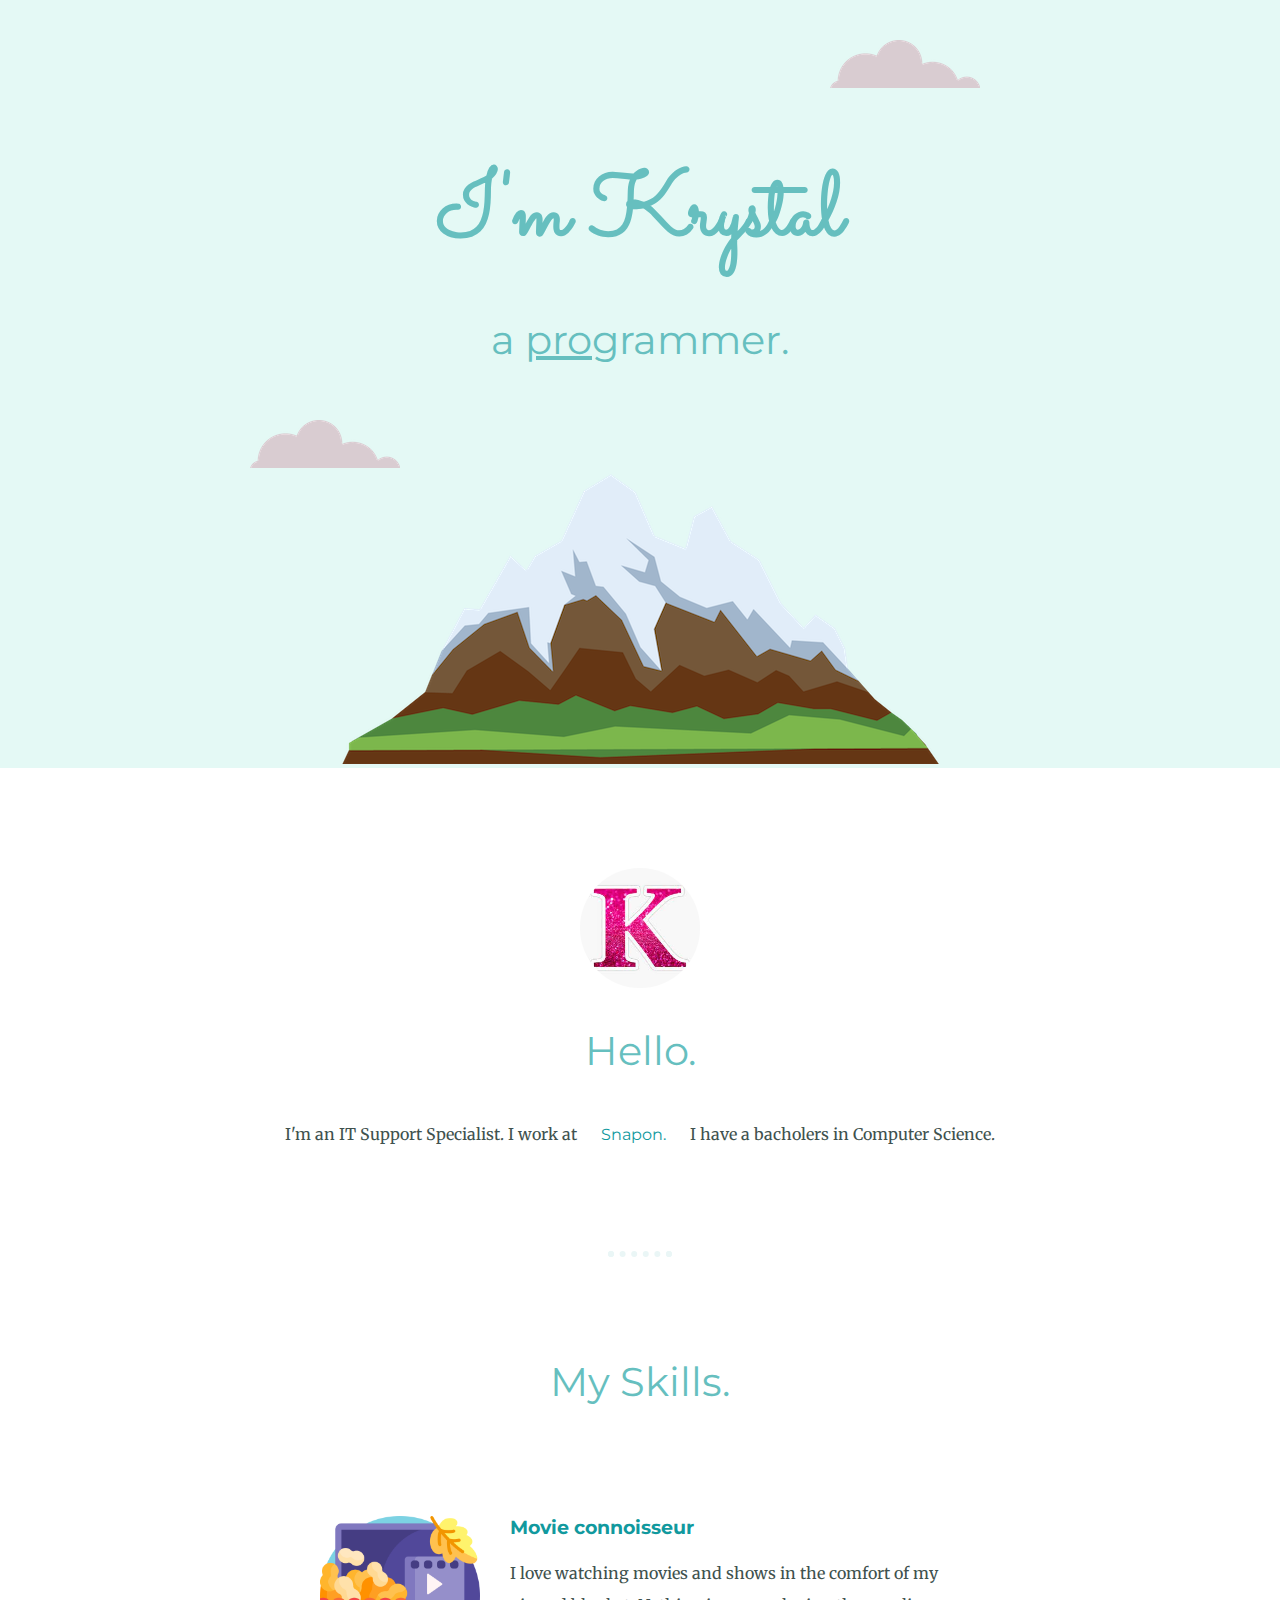
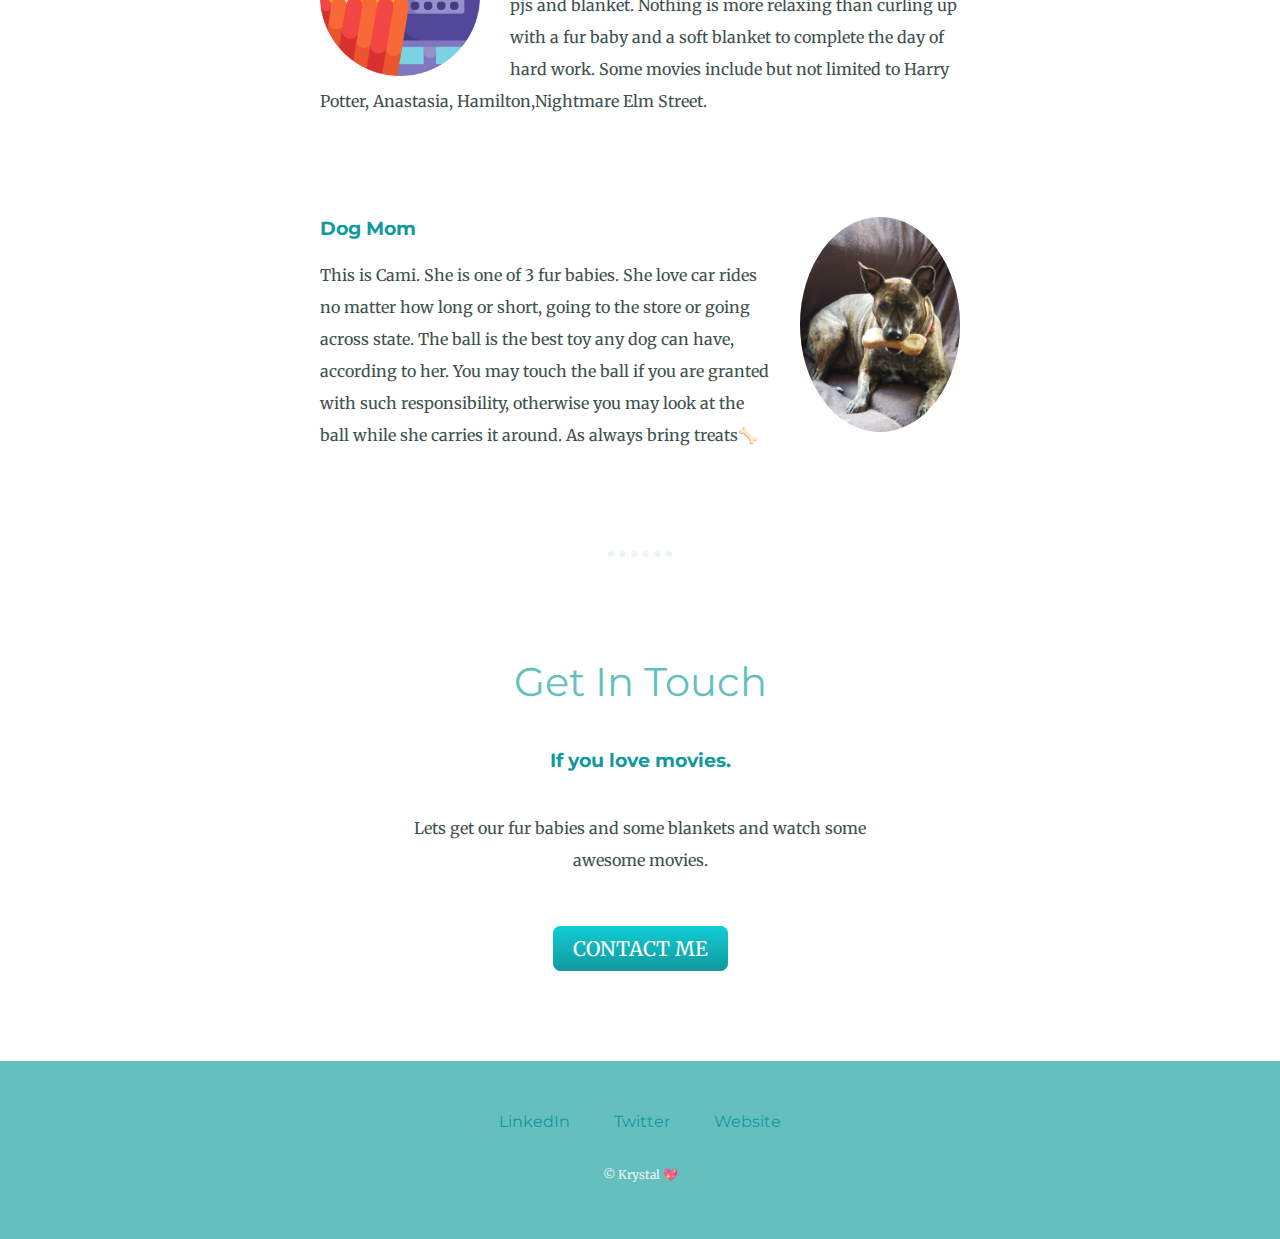
<file: index.html>
<!DOCTYPE html>
<html lang="en" dir="ltr">

<head>
  <meta charset="utf-8">
  <title>Krystal</title>
  <link rel="stylesheet" href="styles.css">
  <link rel="icon" href="favicon.ico">
  <link rel="preconnect" href="https://fonts.googleapis.com">
  <link rel="preconnect" href="https://fonts.gstatic.com" crossorigin>
  <link href="https://fonts.googleapis.com/css2?family=Merriweather&family=Montserrat&family=Sacramento&display=swap" rel="stylesheet">
</head>

<body>
  <div class="top-container">
    <img class="top-cloud" src="cloud.png" alt="Cloud-img">
    <div class="title-text">
      <h1>I'm Krystal</h1>
      <h2>a <span class="pro">pro</span>grammer.</h2>
    </div>
    <img class="bottom-cloud" src="cloud.png" alt="Cloud-img">
    <img class="mountain" src="mountain.png" alt="mountain-img">
  </div>

  <div class="middle-container">
    <div class="profile">
      <img class="K" src="K.jpeg" alt="Kay">
      <h2>Hello.</h2>
      <p>I'm an IT Support Specialist. I work at <a href="https://www.snapon.com/">Snapon.</a> I have a bacholers in Computer Science.</p>
    </div>

    <hr>

    <div class="skills">
      <h2>My Skills.</h2>

      <div class="skill-row">
        <img class="movies" src="movies.png" alt="movies-img">
        <h3>Movie connoisseur</h3>
        <p>I love watching movies and shows in the comfort of my pjs and blanket.
          Nothing is more relaxing than curling up with a fur baby and a soft blanket to complete the day of hard work.
        Some movies include but not limited to Harry Potter, Anastasia, Hamilton,Nightmare Elm Street. </p>
      </div>

      <div class="skill-row">
        <img class="cami" src="cami.jpeg" alt="cami-img">
        <h3>Dog Mom</h3>
        <p>This is Cami. She is one of 3 fur babies. She love car rides no matter how long or short,
          going to the store or going across state. The ball is the best toy any dog can have, according to her.
          You may touch the ball if you are granted with such responsibility, otherwise you may look at the ball
          while she carries it around. As always bring treats🦴</p>
      </div>
    </div>
    <hr>

    <div class="contact-me">
      <h2>Get In Touch</h2>
      <h3>If you love movies.</h3>
      <p class="contact-message">Lets get our fur babies and some blankets and watch some awesome movies.</p>
      <a class="btn" href="mailto:name@email.com">CONTACT ME</a>
    </div>
  </div>

  <div class="bottom-container">
    <a class="footer-link" href="https://www.linkedin.com/in/krystal-chileski-40b74414b">LinkedIn</a>
    <a class="footer-link" href="https://twitter.com/">Twitter</a>
    <a class="footer-link" href="https://www.appbrewery.co/">Website</a>
    <p class="copyright">© Krystal &#128150;</p>
  </div>

</body>

</html>
</file>
<file: styles.css>
body {
  color: #40514E;
  margin: 0;
  text-align: center;
  font-family: 'Merriweather', serif;
}

h1 {
  color: #66BFBF;
  font-size: 5.625rem;
  margin: 50px auto 0 auto;
  font-family: 'Sacramento', cursive;
}

h2 {
  color: #66BFBF;
  font-family: 'Montserrat', sans-serif;
  font-size: 2.5rem;
  font-weight: normal;
  padding-bottom: 10px;
}

h3 {
  color: #11999E;
  font-family: 'Montserrat', sans-serif;
}

p {
  line-height: 2;
}

hr {
  border: dotted #EAF6F6 6px;
  border-bottom: none;
  width: 4%;
  margin: 100px auto 100px auto;
}

a{
  color: #11999E;
  font-family: 'Montserrat', sans-serif;
  margin: 10px 20px;
  text-decoration: none;
}

a:hover {
  color: #EAF6F6;
}

.top-container {
  background-color: #E4F9F5;
  position: relative;
  padding-top: 100px;
}

.middle-container {
  margin: 100px 0;

}

.bottom-container {
  background-color: #66BFBF;
  padding: 50px 0 20px;
}

.skill-row {
  width: 50%;
  margin: 100px auto 100px auto;
  text-align: left;
}

.pro {
  text-decoration: underline;
}

.intro {
  width: 30%;
  margin: auto;
}

.contact-message {
  width: 40%;
  margin: 40px auto 60px;
}

.copyright {
  color: #EAF6F6;
  font-size: 0.75rem;
  padding: 20px 0;
}

.top-cloud {
  position: absolute;
  right: 300px;
  top: 40px;
}

.bottom-cloud {
  position: absolute;
  left: 250px;
  bottom: 300px;
}

.movies {
  width: 25%;
  float: left;
  margin-right: 30px;
}

.cami {
  width: 25%;
  float: right;
  margin-left: 30px;
  border-radius: 50%;
}

.K {
  width: 120px;
  height: 120px;
  border-radius: 50%;
}


.btn {
  background: #11cdd4;
  background-image: -webkit-linear-gradient(top, #11cdd4, #11999e);
  background-image: -moz-linear-gradient(top, #11cdd4, #11999e);
  background-image: -ms-linear-gradient(top, #11cdd4, #11999e);
  background-image: -o-linear-gradient(top, #11cdd4, #11999e);
  background-image: linear-gradient(to bottom, #11cdd4, #11999e);
  -webkit-border-radius: 8;
  -moz-border-radius: 8;
  border-radius: 8px;
  font-family: 'Merriweather', serif;
  color: #ffffff;
  font-size: 20px;
  padding: 10px 20px 10px 20px;
  text-decoration: none;
}

.btn:hover {
  background: #30e3cb;
  background-image: -webkit-linear-gradient(top, #30e3cb, #2bc4ad);
  background-image: -moz-linear-gradient(top, #30e3cb, #2bc4ad);
  background-image: -ms-linear-gradient(top, #30e3cb, #2bc4ad);
  background-image: -o-linear-gradient(top, #30e3cb, #2bc4ad);
  background-image: linear-gradient(to bottom, #30e3cb, #2bc4ad);
  text-decoration: none;
}
</file>
